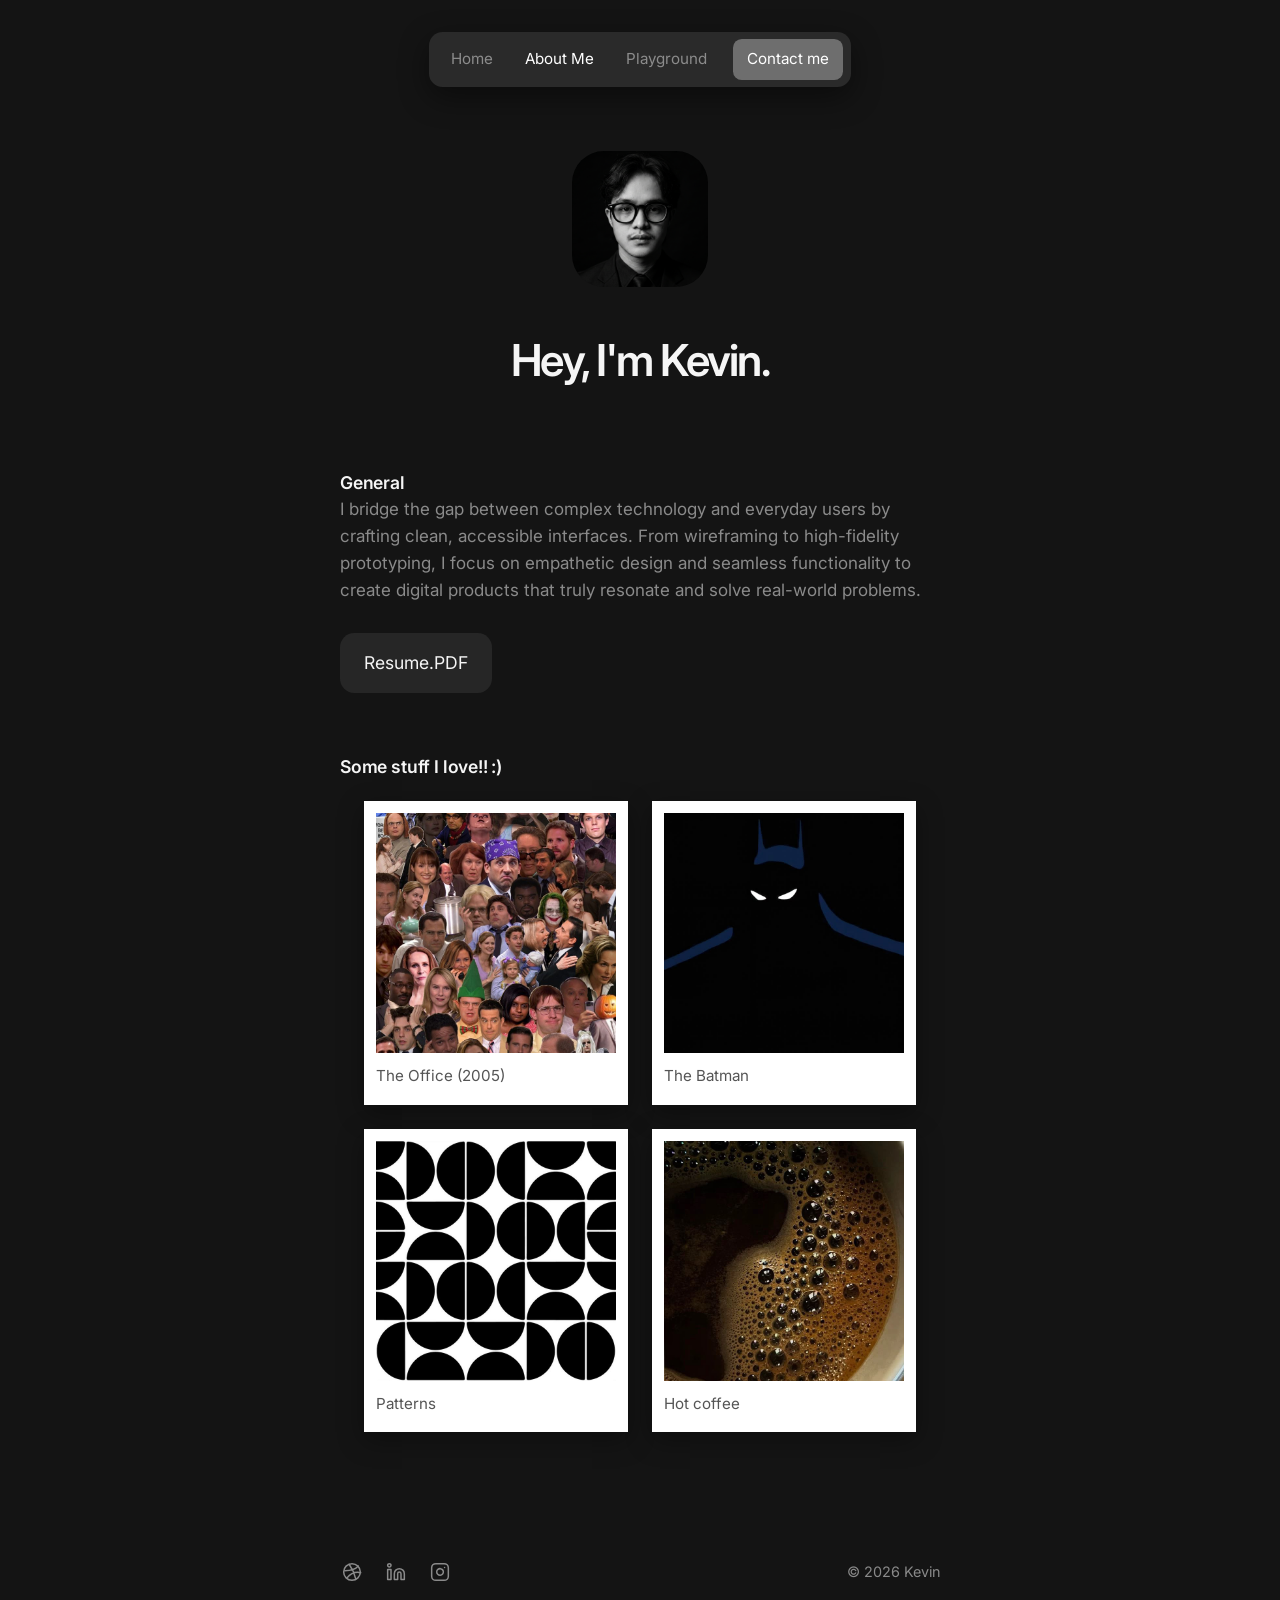
<file: about.html>
<!DOCTYPE html>
<html lang="en">
<head>
  <meta charset="utf-8">
  <meta name="viewport" content="width=device-width, initial-scale=1">
  <title>About me – Kevin</title>
  <meta name="description" content="About Kevin, a UI/UX designer.">
  <link rel="preconnect" href="https://fonts.googleapis.com">
  <link rel="preconnect" href="https://fonts.gstatic.com" crossorigin>
  <link href="https://fonts.googleapis.com/css2?family=Inter:wght@400;500;600&display=swap" rel="stylesheet">
  <link rel="stylesheet" href="styles.css">
</head>
<body>
  <header class="nav-wrap">
<nav class="pill" aria-label="Main"><a href="index.html">Home</a><a href="about.html" class="active" aria-current="page">About Me</a>   <a class="disabled" aria-disabled="true" title="Coming soon">Playground</a><!-- ENABLE: <a href="playground.html">Playground</a> --><a href="mailto:velasquezkevin.ucc@gmail.com?subject=Hello%20Kevin" class="cta">Contact me</a></nav>  </header>
  <main>
    <section class="hero">
      <div class="avatar" role="img" aria-label="Portrait of Kevin"></div>
      <h2>
          <span class="line" style="--i:0"><span>Hey, I'm Kevin.</span></span>
        </h2>
      </section>
    <section class="prose">
      <h2>General</h2>
      <p>I bridge the gap between complex technology and everyday users by crafting clean, accessible interfaces. From wireframing to high-fidelity prototyping, I focus on empathetic design and seamless functionality to create digital products that truly resonate and solve real-world problems.</p>
      <a class="resume" href="https://drive.google.com/file/d/1kSbzXfuhQBSimsyT6Xk0R7ceKsuedPD8/view">Resume.PDF</a>

      <h2 class="loves">Some stuff I love!! :)</h2>
      <div class="polaroids">
        <figure class="polaroid"><img src="images/love-office.jpg" alt="The Office (2005)" loading="lazy"><figcaption>The Office (2005)</figcaption></figure>
        <figure class="polaroid"><img src="images/love-batman.jpg" alt="The Batman" loading="lazy"><figcaption>The Batman</figcaption></figure>
        <figure class="polaroid"><img src="images/love-patterns.jpg" alt="Patterns" loading="lazy"><figcaption>Patterns</figcaption></figure>
        <figure class="polaroid"><img src="images/love-coffee.jpg" alt="Hot coffee" loading="lazy"><figcaption>Hot coffee</figcaption></figure>
      </div>
    </section>
  </main>
<footer>
  <div class="socials">
    <a href="https://dribbble.com/kivs" target="_blank" rel="noopener noreferrer" aria-label="Dribbble">
      <svg viewBox="0 0 24 24" fill="none" stroke="currentColor" stroke-width="1.8" stroke-linecap="round" stroke-linejoin="round" aria-hidden="true"><circle cx="12" cy="12" r="10"/><path d="M8.56 2.75c4.37 6 6 9.42 8 17.72m2.9-15.5c-3.4 4.3-8.2 5.3-16.1 5.4m19.1 2.4c-6.6-1.4-12.1 1-16.4 6.3"/></svg>
    </a>
    <a href="https://www.linkedin.com/in/kvnvelasquez" target="_blank" rel="noopener noreferrer" aria-label="LinkedIn">
      <svg viewBox="0 0 24 24" fill="none" stroke="currentColor" stroke-width="1.8" stroke-linecap="round" stroke-linejoin="round" aria-hidden="true"><path d="M16 8a6 6 0 0 1 6 6v7h-4v-7a2 2 0 0 0-2-2 2 2 0 0 0-2 2v7h-4v-7a6 6 0 0 1 6-6z"/><rect x="2" y="9" width="4" height="12"/><circle cx="4" cy="4" r="2"/></svg>
    </a>
    <a href="https://www.instagram.com/muhusahushi/" target="_blank" rel="noopener noreferrer" aria-label="Instagram">
      <svg viewBox="0 0 24 24" fill="none" stroke="currentColor" stroke-width="1.8" stroke-linecap="round" stroke-linejoin="round" aria-hidden="true"><rect x="2" y="2" width="20" height="20" rx="5" ry="5"/><path d="M16 11.37A4 4 0 1 1 12.63 8 4 4 0 0 1 16 11.37z"/><line x1="17.5" y1="6.5" x2="17.51" y2="6.5"/></svg>
    </a>
  </div>
  <p>© 2026 Kevin</p>
</footer>
</body>
</html>
</file>
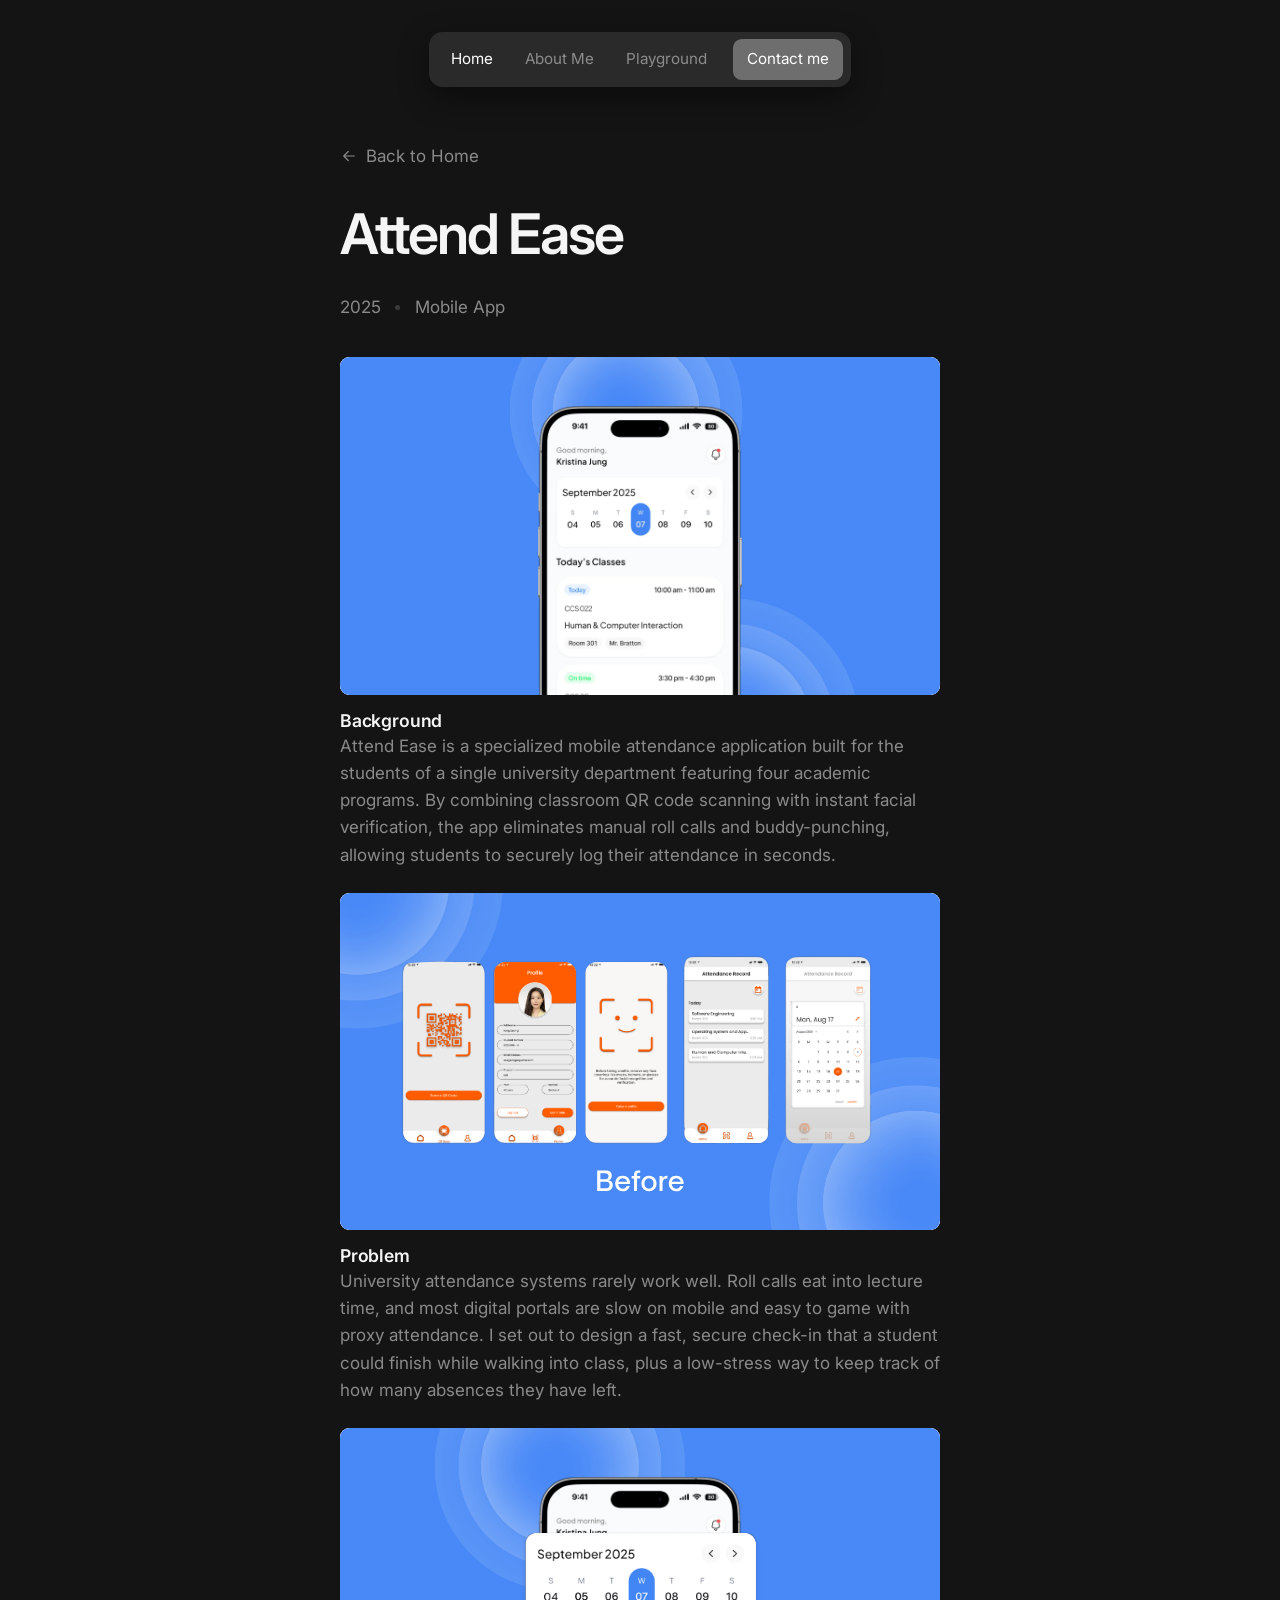
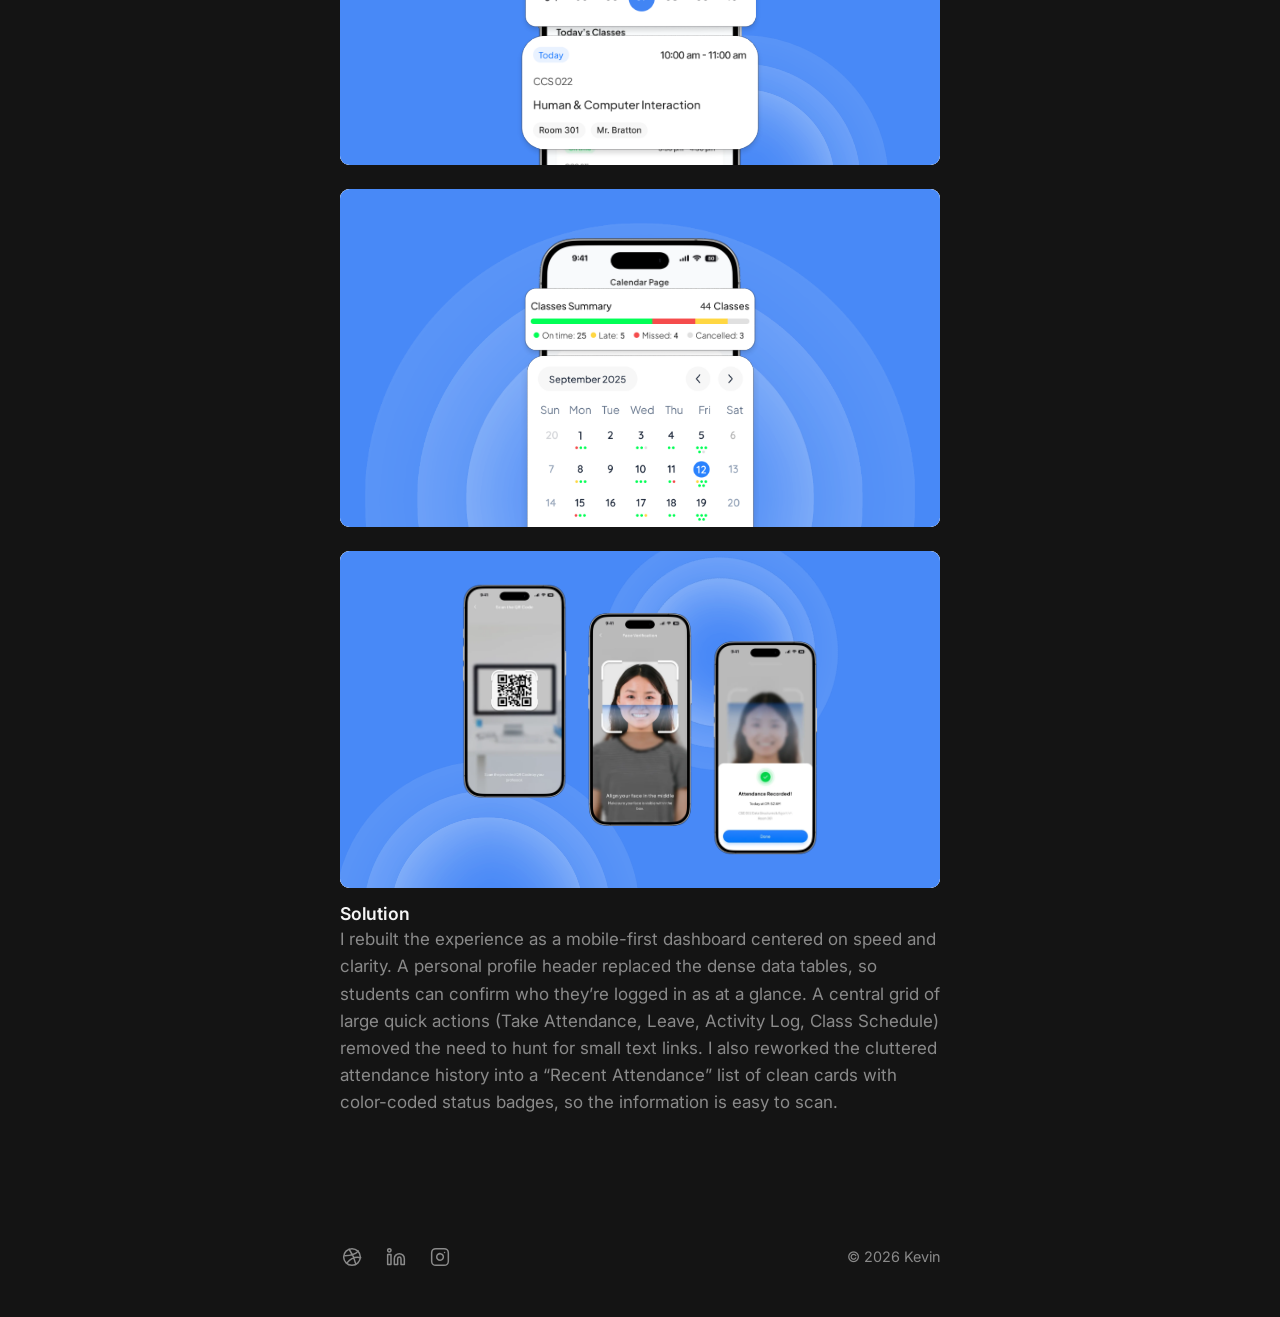
<file: attend-ease.html>
<!DOCTYPE html>
<html lang="en">
<head>
  <meta charset="utf-8">
  <meta name="viewport" content="width=device-width, initial-scale=1">
  <title>Attend Ease – Kevin</title>
  <meta name="description" content="Attend Ease case study by Kevin.">
  <link rel="preconnect" href="https://fonts.googleapis.com">
  <link rel="preconnect" href="https://fonts.gstatic.com" crossorigin>
  <link href="https://fonts.googleapis.com/css2?family=Inter:wght@400;500;600&display=swap" rel="stylesheet">
  <link rel="stylesheet" href="../styles.css">
</head>
<body>
  <header class="nav-wrap">
    <nav class="pill" aria-label="Main"><a href="index.html" class="active" aria-current="page">Home</a><a href="about.html">About Me</a>   <a class="disabled" aria-disabled="true" title="Coming soon">Playground</a><!-- ENABLE: <a href="playground.html">Playground</a> --><a href="mailto:velasquezkevin.ucc@gmail.com?subject=Hello%20Kevin" class="cta">Contact me</a></nav>
  </header>
  <main>
    <article class="prose top project">
      <a class="back" href="../index.html"><svg width="18" height="18" viewBox="0 0 24 24" fill="none" stroke="currentColor" stroke-width="1.6" stroke-linecap="round" stroke-linejoin="round" aria-hidden="true"><path d="M19 12H5M11 6l-6 6 6 6"/></svg>Back to Home</a>
      <h1 class="page-title">Attend Ease</h1>
      <p class="meta"><span>2025</span><span class="sep" aria-hidden="true"></span><span>Mobile App</span></p>
      <!-- Replace this block with <img class="media" src="../images/project-two-1.jpg" alt="..."> -->
      <img class="media" src="images/ae/ae-cover.svg" alt="Attend Ease background" loading="lazy">      
      <h2>Background</h2>
      <p>Attend Ease is a specialized mobile attendance application built for the students of a single university department featuring four academic programs. By combining classroom QR code scanning with instant facial verification, the app eliminates manual roll calls and buddy-punching, allowing students to securely log their attendance in seconds.</p>
      <!-- Replace this block with <img class="media" src="../images/project-two-2.jpg" alt="..."> -->
      <img class="media" src="images/ae/ae-problem.svg" alt="Attend Ease problem" loading="lazy">
      <h2>Problem</h2>
      <p>University attendance systems rarely work well. Roll calls eat into lecture time, and most digital portals are slow on mobile and easy to game with proxy attendance. I set out to design a fast, secure check-in that a student could finish while walking into class, plus a low-stress way to keep track of how many absences they have left.</p>
      <!-- Replace this block with <img class="media" src="../images/project-two-3.jpg" alt="..."> -->
      <img class="media" src="images/ae/ae-solution-1.svg" alt="Attend Ease solution" loading="lazy">
      <img class="media" src="images/ae/ae-solution-2.svg" alt="Attend Ease solution" loading="lazy">
      <img class="media" src="images/ae/ae-solution-3.svg" alt="Attend Ease solution" loading="lazy">
      <h2>Solution</h2>
      <p>I rebuilt the experience as a mobile-first dashboard centered on speed and clarity. A personal profile header replaced the dense data tables, so students can confirm who they’re logged in as at a glance. A central grid of large quick actions (Take Attendance, Leave, Activity Log, Class Schedule) removed the need to hunt for small text links. I also reworked the cluttered attendance history into a “Recent Attendance” list of clean cards with color-coded status badges, so the information is easy to scan. </p>
      <!-- Replace this block with <img class="media" src="../images/project-two-4.jpg" alt="..."> -->
      <!-- <img class="media" src="images/ae/ae-outcome-1.png" alt="Attend Ease outcome" loading="lazy">
      <img class="media" src="images/ae/ae-outcome-2.png" alt="Attend Ease outcome" loading="lazy"> -->
    </article>
  </main>
<footer>
  <div class="socials">
    <a href="https://dribbble.com/kivs" target="_blank" rel="noopener noreferrer" aria-label="Dribbble">
      <svg viewBox="0 0 24 24" fill="none" stroke="currentColor" stroke-width="1.8" stroke-linecap="round" stroke-linejoin="round" aria-hidden="true"><circle cx="12" cy="12" r="10"/><path d="M8.56 2.75c4.37 6 6 9.42 8 17.72m2.9-15.5c-3.4 4.3-8.2 5.3-16.1 5.4m19.1 2.4c-6.6-1.4-12.1 1-16.4 6.3"/></svg>
    </a>
    <a href="https://www.linkedin.com/in/kvnvelasquez" target="_blank" rel="noopener noreferrer" aria-label="LinkedIn">
      <svg viewBox="0 0 24 24" fill="none" stroke="currentColor" stroke-width="1.8" stroke-linecap="round" stroke-linejoin="round" aria-hidden="true"><path d="M16 8a6 6 0 0 1 6 6v7h-4v-7a2 2 0 0 0-2-2 2 2 0 0 0-2 2v7h-4v-7a6 6 0 0 1 6-6z"/><rect x="2" y="9" width="4" height="12"/><circle cx="4" cy="4" r="2"/></svg>
    </a>
    <a href="https://www.instagram.com/muhusahushi/" target="_blank" rel="noopener noreferrer" aria-label="Instagram">
      <svg viewBox="0 0 24 24" fill="none" stroke="currentColor" stroke-width="1.8" stroke-linecap="round" stroke-linejoin="round" aria-hidden="true"><rect x="2" y="2" width="20" height="20" rx="5" ry="5"/><path d="M16 11.37A4 4 0 1 1 12.63 8 4 4 0 0 1 16 11.37z"/><line x1="17.5" y1="6.5" x2="17.51" y2="6.5"/></svg>
    </a>
  </div>
  <p>© 2026 Kevin</p>
</footer>
</body>
</html>
</file>
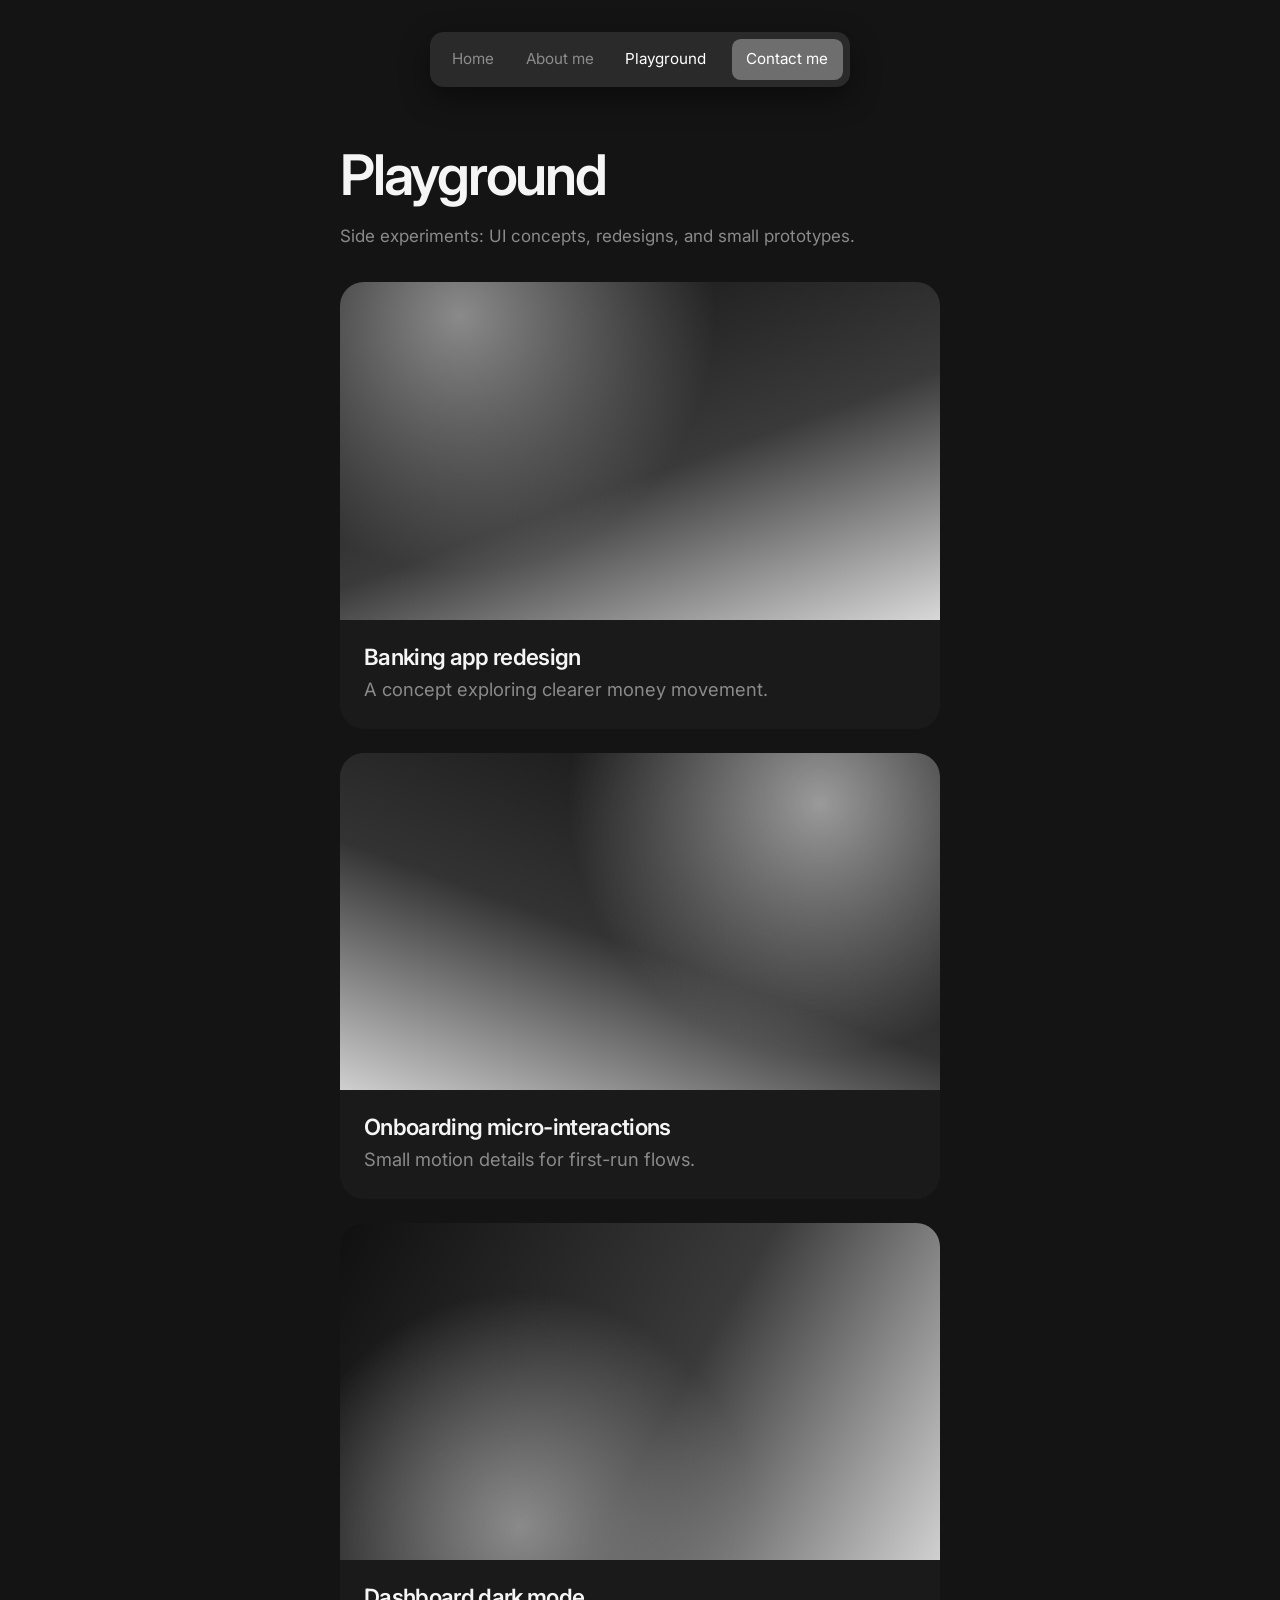
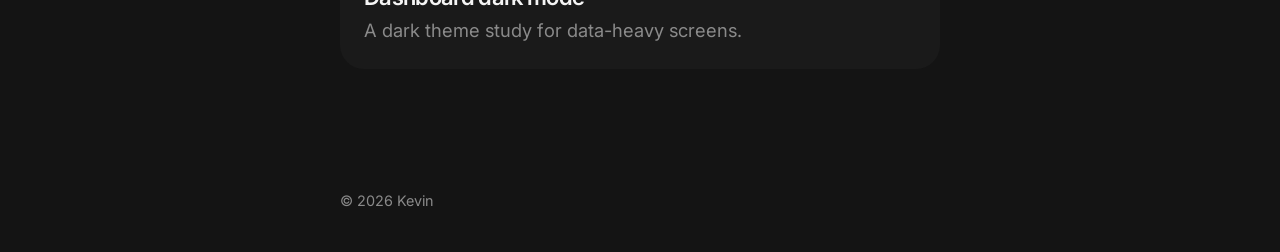
<file: playground.html>
<!DOCTYPE html>
<html lang="en">
<head>
  <meta charset="utf-8">
  <meta name="viewport" content="width=device-width, initial-scale=1">
  <title>Playground – Kevin</title>
  <meta name="description" content="Side experiments and UI concepts by Kevin.">
  <link rel="preconnect" href="https://fonts.googleapis.com">
  <link rel="preconnect" href="https://fonts.gstatic.com" crossorigin>
  <link href="https://fonts.googleapis.com/css2?family=Inter:wght@400;500;600&display=swap" rel="stylesheet">
  <link rel="stylesheet" href="styles.css">
</head>
<body>
  <header class="nav-wrap">
    <nav class="pill" aria-label="Main"><a href="index.html">Home</a><a href="about.html">About me</a><a href="playground.html" class="active" aria-current="page">Playground</a><a href="mailto:velasquezkevin.ucc@gmail.com?subject=Hello%20Kevin" class="cta">Contact me</a></nav>
  </header>
  <main>
    <section class="prose top">
      <h1 class="page-title">Playground</h1>
      <p class="muted">Side experiments: UI concepts, redesigns, and small prototypes.</p>
      <div class="work">
        <a class="card" href="#"><div class="thumb t1"></div><div class="info"><h3>Banking app redesign</h3><p>A concept exploring clearer money movement.</p></div></a>
        <a class="card" href="#"><div class="thumb t2"></div><div class="info"><h3>Onboarding micro-interactions</h3><p>Small motion details for first-run flows.</p></div></a>
        <a class="card" href="#"><div class="thumb t3"></div><div class="info"><h3>Dashboard dark mode</h3><p>A dark theme study for data-heavy screens.</p></div></a>
      </div>
    </section>
  </main>
  <footer><p>© 2026 Kevin</p></footer>
</body>
</html>
</file>
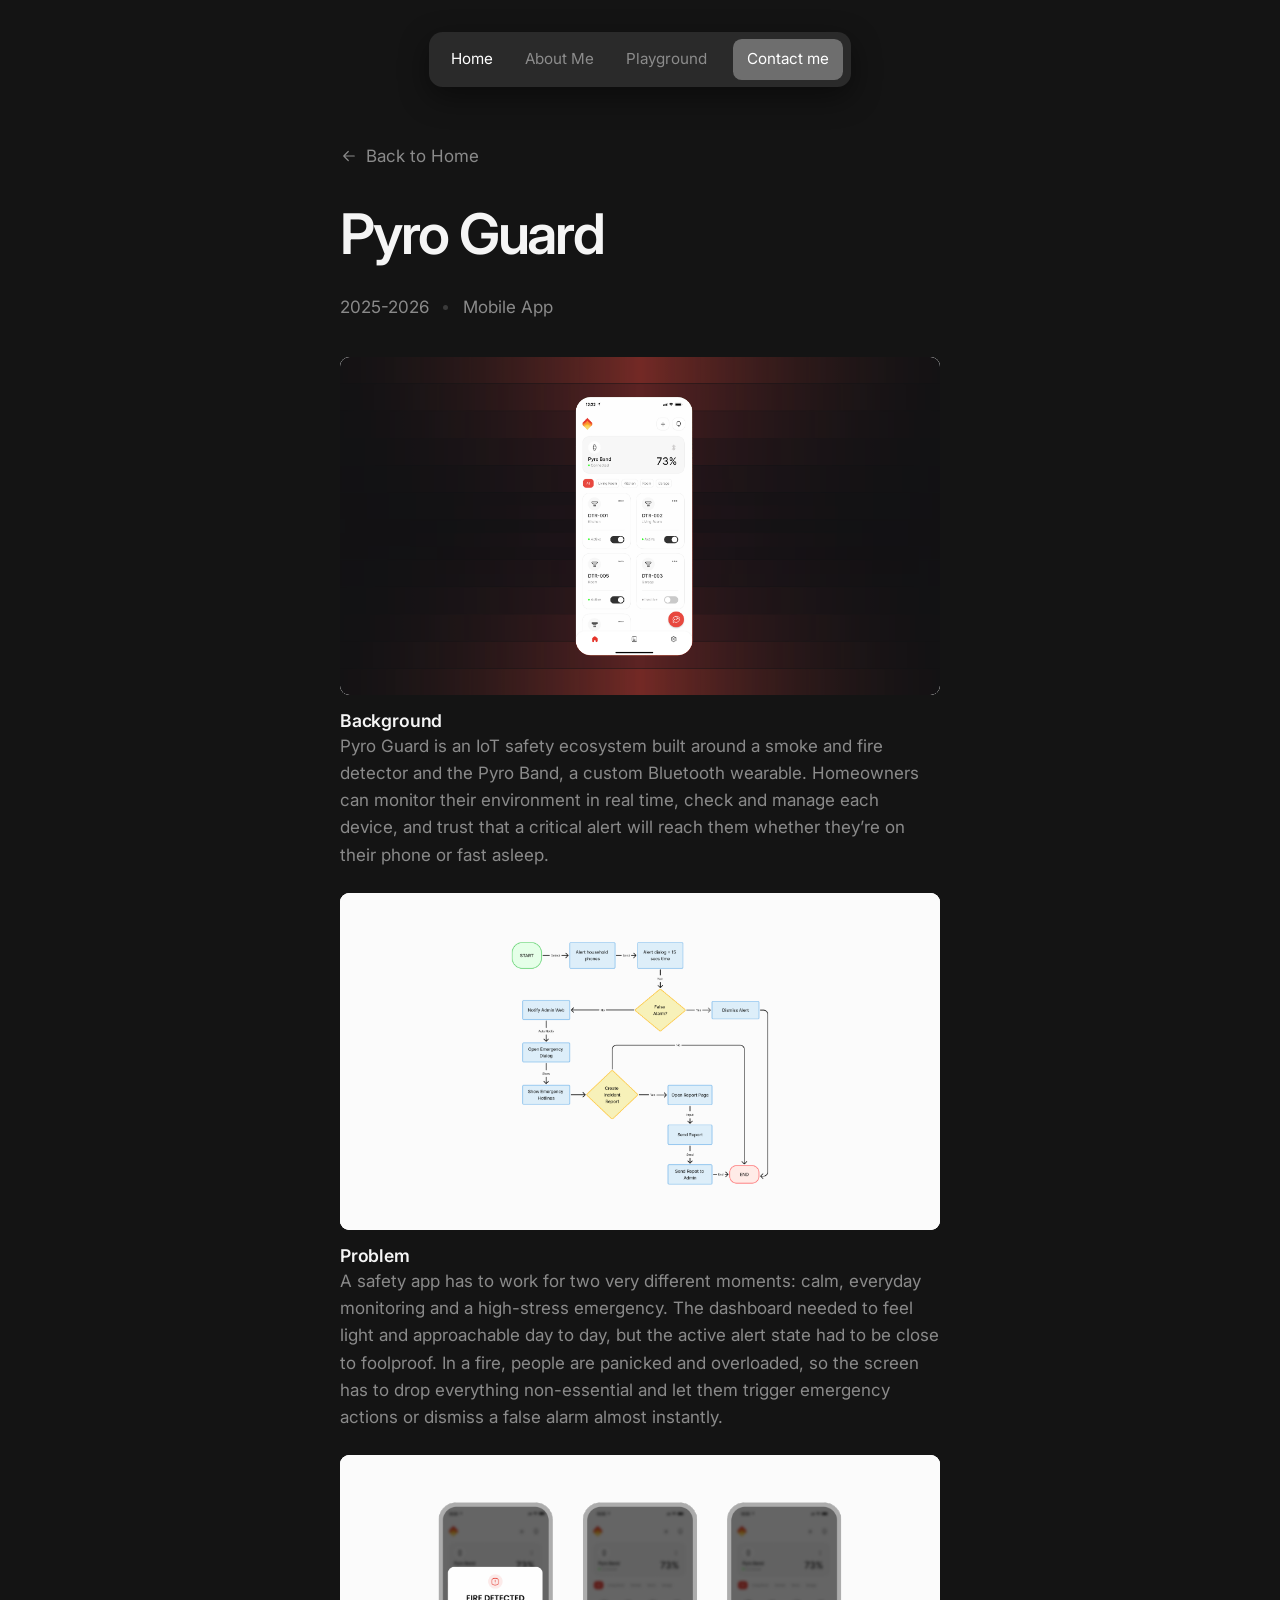
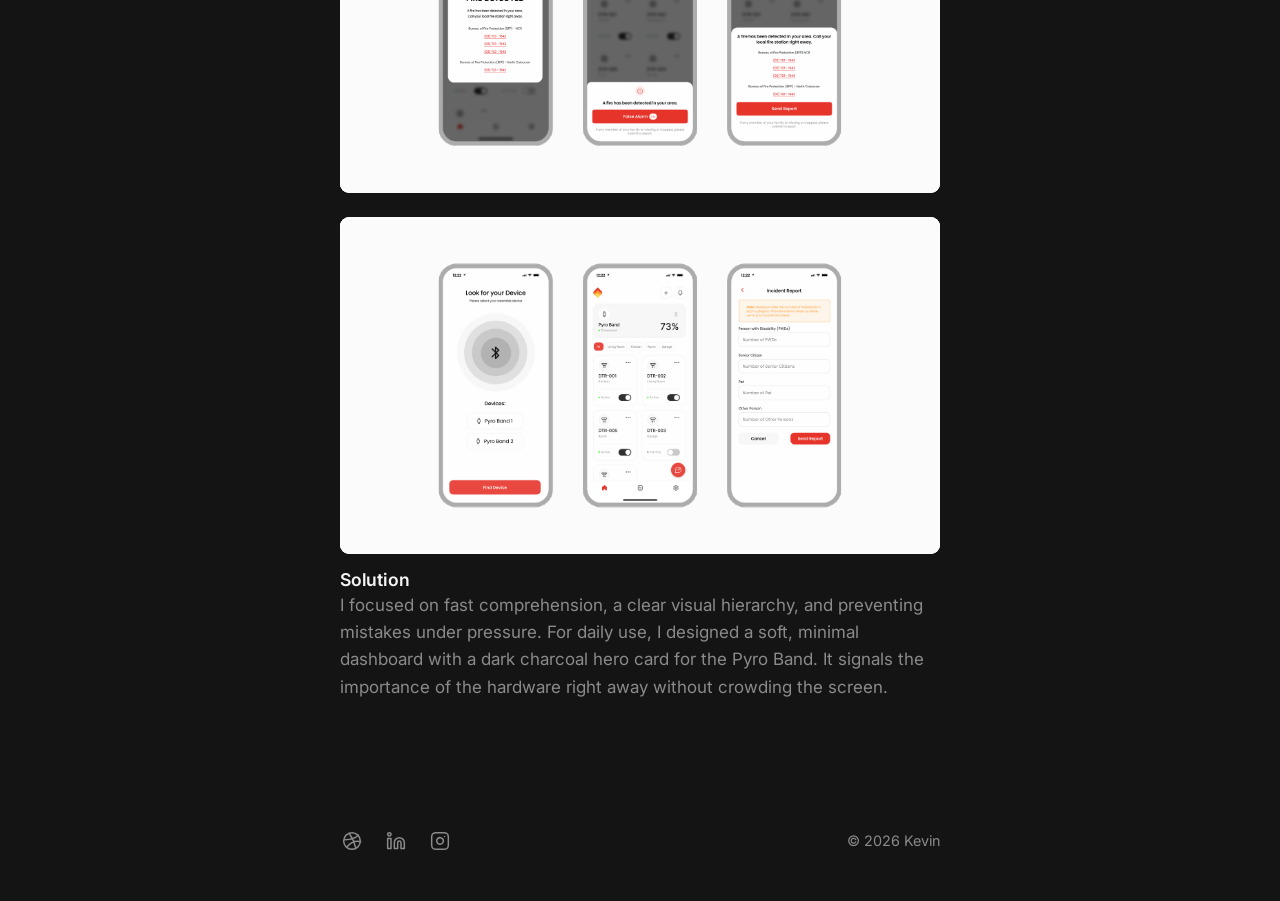
<file: pyro-guard.html>
<!DOCTYPE html>
<html lang="en">
<head>
  <meta charset="utf-8">
  <meta name="viewport" content="width=device-width, initial-scale=1">
  <title>Pyro Guard – Kevin</title>
  <meta name="description" content="Pyro Guard case study by Kevin.">
  <link rel="preconnect" href="https://fonts.googleapis.com">
  <link rel="preconnect" href="https://fonts.gstatic.com" crossorigin>
  <link href="https://fonts.googleapis.com/css2?family=Inter:wght@400;500;600&display=swap" rel="stylesheet">
  <link rel="stylesheet" href="styles.css">
</head>
<body>
  <header class="nav-wrap">
    <nav class="pill" aria-label="Main"><a href="index.html" class="active" aria-current="page">Home</a><a href="about.html">About Me</a>   <a class="disabled" aria-disabled="true" title="Coming soon">Playground</a><!-- ENABLE: <a href="playground.html">Playground</a> --><a href="mailto:velasquezkevin.ucc@gmail.com?subject=Hello%20Kevin" class="cta">Contact me</a></nav>
  </header>
  <main>
    <article class="prose top project">
      <a class="back" href="index.html"><svg width="18" height="18" viewBox="0 0 24 24" fill="none" stroke="currentColor" stroke-width="1.6" stroke-linecap="round" stroke-linejoin="round" aria-hidden="true"><path d="M19 12H5M11 6l-6 6 6 6"/></svg>Back to Home</a>
      <h1 class="page-title">Pyro Guard</h1>
      <p class="meta"><span>2025-2026</span><span class="sep" aria-hidden="true"></span><span>Mobile App</span></p>
      <!-- Replace this block with <img class="media" src="images/project-one-1.jpg" alt="..."> -->
      <img class="media" src="images/pyro/pg-thumbnail.svg" alt="Pyro Guard background" loading="lazy">      
      <h2>Background</h2>
      <p>Pyro Guard is an IoT safety ecosystem built around a smoke and fire detector and the Pyro Band, a custom Bluetooth wearable. Homeowners can monitor their environment in real time, check and manage each device, and trust that a critical alert will reach them whether they’re on their phone or fast asleep.</p>
      <!-- Replace this block with <img class="media" src="images/project-one-2.jpg" alt="..."> -->
     <img class="media" src="images/pyro/pg-problem.svg" alt="Pyro Guard background" loading="lazy">
      <h2>Problem</h2>
      <p>A safety app has to work for two very different moments: calm, everyday monitoring and a high-stress emergency. The dashboard needed to feel light and approachable day to day, but the active alert state had to be close to foolproof. In a fire, people are panicked and overloaded, so the screen has to drop everything non-essential and let them trigger emergency actions or dismiss a false alarm almost instantly.</p>
      <!-- Replace this block with <img class="media" src="images/project-one-3.jpg" alt="..."> -->
      <img class="media" src="images/pyro/pg-solution-1.svg" alt="Pyro Guard solution" loading="lazy">
      <img class="media" src="images/pyro/pg-solution-2.svg" alt="Pyro Guard solution" loading="lazy"> 
      <h2>Solution</h2>
      <p>I focused on fast comprehension, a clear visual hierarchy, and preventing mistakes under pressure. For daily use, I designed a soft, minimal dashboard with a dark charcoal hero card for the Pyro Band. It signals the importance of the hardware right away without crowding the screen.</p>
      <!-- Replace this block with <img class="media" src="images/project-one-4.jpg" alt="..."> 
      <img class="media" src="images/pyro/pyro-outcome.png" alt="Pyro Guard outcome" loading="lazy">
      <h2>Outcome</h2>
      <p>Key UI/UX improvements focused on cognitive speed, clear visual hierarchies, and preventing user error during high-stress events. For everyday use, I designed a soft-minimalist dashboard utilizing a dark charcoal "Hero" card for the primary PyroBand device, instantly establishing hardware importance without cluttering the screen. </p>
-->    
    </article>
  </main>
<footer>
  <div class="socials">
    <a href="https://dribbble.com/kivs" target="_blank" rel="noopener noreferrer" aria-label="Dribbble">
      <svg viewBox="0 0 24 24" fill="none" stroke="currentColor" stroke-width="1.8" stroke-linecap="round" stroke-linejoin="round" aria-hidden="true"><circle cx="12" cy="12" r="10"/><path d="M8.56 2.75c4.37 6 6 9.42 8 17.72m2.9-15.5c-3.4 4.3-8.2 5.3-16.1 5.4m19.1 2.4c-6.6-1.4-12.1 1-16.4 6.3"/></svg>
    </a>
    <a href="https://www.linkedin.com/in/kvnvelasquez" target="_blank" rel="noopener noreferrer" aria-label="LinkedIn">
      <svg viewBox="0 0 24 24" fill="none" stroke="currentColor" stroke-width="1.8" stroke-linecap="round" stroke-linejoin="round" aria-hidden="true"><path d="M16 8a6 6 0 0 1 6 6v7h-4v-7a2 2 0 0 0-2-2 2 2 0 0 0-2 2v7h-4v-7a6 6 0 0 1 6-6z"/><rect x="2" y="9" width="4" height="12"/><circle cx="4" cy="4" r="2"/></svg>
    </a>
    <a href="https://www.instagram.com/muhusahushi/" target="_blank" rel="noopener noreferrer" aria-label="Instagram">
      <svg viewBox="0 0 24 24" fill="none" stroke="currentColor" stroke-width="1.8" stroke-linecap="round" stroke-linejoin="round" aria-hidden="true"><rect x="2" y="2" width="20" height="20" rx="5" ry="5"/><path d="M16 11.37A4 4 0 1 1 12.63 8 4 4 0 0 1 16 11.37z"/><line x1="17.5" y1="6.5" x2="17.51" y2="6.5"/></svg>
    </a>
  </div>
  <p>© 2026 Kevin</p>
</footer>
</body>
</html>
</file>
<file: styles.css>
:root{
  --bg:#141414; --card:#1a1a1a; --line:#262626;
  --ink:#f5f5f5; --muted:#8a8a8a; --accent:#ff5a2b;
  --font:"Inter",system-ui,-apple-system,sans-serif;
  
}
*{box-sizing:border-box;margin:0}
html{scroll-behavior:smooth;scroll-padding-top:6rem;color-scheme:dark}
@media (prefers-reduced-motion:reduce){html{scroll-behavior:auto}}
body{background:var(--bg);color:var(--ink);font:400 1.0625rem/1.6 var(--font);-webkit-font-smoothing:antialiased}
a{color:inherit}
:focus-visible{outline:3px solid var(--accent);outline-offset:3px}
h1,h2,h3{font-weight:600;line-height:1.15;letter-spacing:-.03em}
h2{font-size:2.75rem;margin-bottom:1rem}
.muted{color:var(--muted)}
section,footer{max-width:640px;margin-inline:auto;padding-inline:1.25rem}

/* Floating nav */
.nav-wrap{position:sticky;top:1rem;z-index:50;display:flex;justify-content:center;padding:1rem 1rem 0;pointer-events:none}
.pill{pointer-events:auto;display:flex;align-items:center;gap:.2rem;padding:.45rem;background:#2a2a2a;border-radius:.85rem;box-shadow:0 10px 30px rgba(0,0,0,.45)}
.pill a{padding:.5rem .9rem;border-radius:.55rem;color:#8c8c8c;text-decoration:none;font-size:.95rem;white-space:nowrap;transition:color .15s,background .15s}
.pill a:hover,.pill a.active{color:#fff}
.pill a.cta{margin-left:.5rem;background:#6e6e6e;color:#fff}
.pill a.cta:hover{background:#808080}
.pill a:focus-visible{outline-color:#fff}

/* Hero */
.hero{text-align:center;padding-top:5rem;padding-bottom:4.5rem}
.avatar{width:8.5rem;height:8.5rem;margin:0 auto 3rem;border-radius:2rem;background:#222 url(images/avatar.jpg) center/cover}
h1{font-size:clamp(2.5rem,9vw,4.5rem);font-weight:600;letter-spacing:-.04em}
.dim{color:#8a8a8a}
.lede{font-size:clamp(1.15rem,3.2vw,1.5rem);line-height:1.4;color:var(--muted);max-width:30ch;margin:2rem auto 0}

/* Project cards */
.work{display:grid;gap:1.5rem;padding-bottom:5rem}
.card{display:block;background:var(--card);/*0.5px solid var(--line)*/;border-radius:1.50rem;overflow:hidden;text-decoration:none;transition:border-color .2s,transform .2s}
.card:hover{border-color:#4c4b4b;transform:translateY(-3px)}
.thumb{aspect-ratio:16/9;background-size:cover;background-position:center}
.t1{background:radial-gradient(circle at 20% 10%,#8a8a8a,transparent 45%),linear-gradient(160deg,#101010,#3a3a3a 55%,#d8d8d8)}
.t2{background:radial-gradient(circle at 80% 15%,#9a9a9a,transparent 45%),linear-gradient(200deg,#101010,#333 55%,#cfcfcf)}
.t3{background:radial-gradient(circle at 30% 90%,#8a8a8a,transparent 45%),linear-gradient(120deg,#101010,#3a3a3a 55%,#d0d0d0)}
.info{padding:1.5rem}
.info h3{font-size:1.4rem;margin-bottom:.35rem}
.info p{color:var(--muted);font-size:1.15rem}

/* Other sections */
.about,.playground,.contact{padding-block:3rem;border-top:1px solid var(--line)}
.about p+p{margin-top:1rem}
.tiles{display:grid;grid-template-columns:repeat(auto-fit,minmax(170px,1fr));gap:1rem;margin-top:1.5rem}
.tile{display:flex;align-items:flex-end;aspect-ratio:1;padding:1rem;border-radius:1rem;text-decoration:none;font-weight:600;letter-spacing:-.02em;line-height:1.2}
.tile.t1,.tile.t2,.tile.t3{background-size:cover}
.big{display:inline-block;margin-block:1.5rem;font-size:clamp(1.5rem,6vw,2.5rem);font-weight:600;letter-spacing:-.03em;text-decoration-thickness:2px;text-underline-offset:.2em}
.social{display:flex;gap:1.5rem;color:var(--muted)}
.social a:hover{color:var(--ink)}
footer{padding-block:2.5rem;color:var(--muted);font-size:.9rem}

@media (max-width:560px){
  .pill{gap:0;padding:.4rem}
  .pill a{padding:.55rem .65rem;font-size:.9rem}
  .pill a.cta{margin-left:.25rem}
  .hero{padding-top:3.5rem}
}

/* Inner pages */
.prose{max-width:640px;margin-inline:auto;padding-inline:1.25rem;padding-bottom:5rem}
.prose.top{padding-top:4.5rem}
.prose h2{font-size:1.1rem;font-weight:600;letter-spacing:-.01em;margin:0}
.prose p{color:var(--muted);margin-top:.15rem}
.prose p+p{margin-top:1.25rem}
.page-title{font-size:clamp(2.5rem,8vw,3.5rem);letter-spacing:-.04em;margin-bottom:1rem}
.resume{display:inline-block;margin-top:1.75rem;padding:1rem 1.5rem;background:#262626;border-radius:.9rem;text-decoration:none;font-size:1.1rem;transition:background .15s}
.resume:hover{background:#303030}
.loves{margin-top:4rem!important;margin-bottom:1.5rem!important}
.polaroids{display:grid;grid-template-columns:repeat(2,1fr);gap:1.5rem;padding-inline:1.5rem}
.polaroid{background:#fff;padding:.75rem .75rem 1rem;box-shadow:0 8px 24px rgba(0,0,0,.35)}
.polaroid img{display:block;width:100%;aspect-ratio:1;object-fit:cover}
.polaroid figcaption{color:#555;font-size:.95rem;margin-top:.7rem}
.prose .work{padding-bottom:0;margin-top:2rem}

/* Project detail */
.back{display:inline-flex;align-items:center;gap:.5rem;color:var(--muted);text-decoration:none;margin-bottom:2rem}
.back:hover{color:var(--ink)}
.project .page-title{margin-bottom:1.75rem}
.project .meta+.media{margin-top:0}
.meta{display:flex;align-items:center;gap:.9rem;margin:0 0 2.25rem}
.sep{width:5px;height:5px;border-radius:50%;background:#3a3a3a}
.media{display:block;width:100%;aspect-ratio:14/9;background:#fff;border-radius:.6rem;margin-top:1.5rem;object-fit:cover}
.project h2{margin-top:1rem}
.project p{margin-top:.1rem}
@media (max-width:560px){.polaroids{padding-inline:0;gap:1rem}}

/* thumbnail fix */
   .thumb[style] {
     background-size: cover;
     background-position: center;
     background-repeat: no-repeat;
   }

/* Cursor Opt 1 */
body { cursor: url("images/pokeball.png") 4 4, auto; }
a, button { cursor: url("images/pokeball.png") 4 4, pointer; }

.media {
  aspect-ratio: auto;
  height: auto;
}


/* Hero load animation */
.hero h2 {letter-spacing: -.04em; }

.hero .line {
  display: block;
  overflow: hidden;          /* hides the text until it slides up */
  padding-bottom: .12em;     /* keeps letters like g and y from being clipped */
  margin-bottom: -.12em;
}
.hero .line > span {
  display: inline-block;
  transform: translateY(110%);
  animation: rise .8s cubic-bezier(.2, .7, .2, 1) forwards;
  animation-delay: calc(.25s + var(--i) * .15s);   /* delay between lines */
}
.hero .lede, .hero .avatar {
  opacity: 0;
  animation: fade .8s ease forwards;
}
.hero .avatar { animation-delay: 0s; }
.hero .lede   { animation-delay: .8s; }              /* appears after the heading */

@keyframes rise { to { transform: translateY(0); } }
@keyframes fade { to { opacity: 1; } }

@media (prefers-reduced-motion: reduce) {
  .hero .line > span, .hero .lede, .hero .avatar {
    animation: none; opacity: 1; transform: none;
  }
}


/* Footer */
footer {
  display: flex;
  align-items: center;
  justify-content: space-between;
  flex-wrap: wrap;
  gap: 1rem;
}
.socials { display: flex; gap: .25rem; margin-left: -.5rem; } /* aligns icons with your text edge */
.socials a {
  display: grid; place-items: center;
  width: 2.5rem; height: 2.5rem;
  border-radius: .65rem;
  color: var(--muted);
  transition: color .15s, background .15s;
}
.socials a:hover { color: #fff; background: #262626; }
.socials svg { width: 20px; height: 20px; }
</file>
